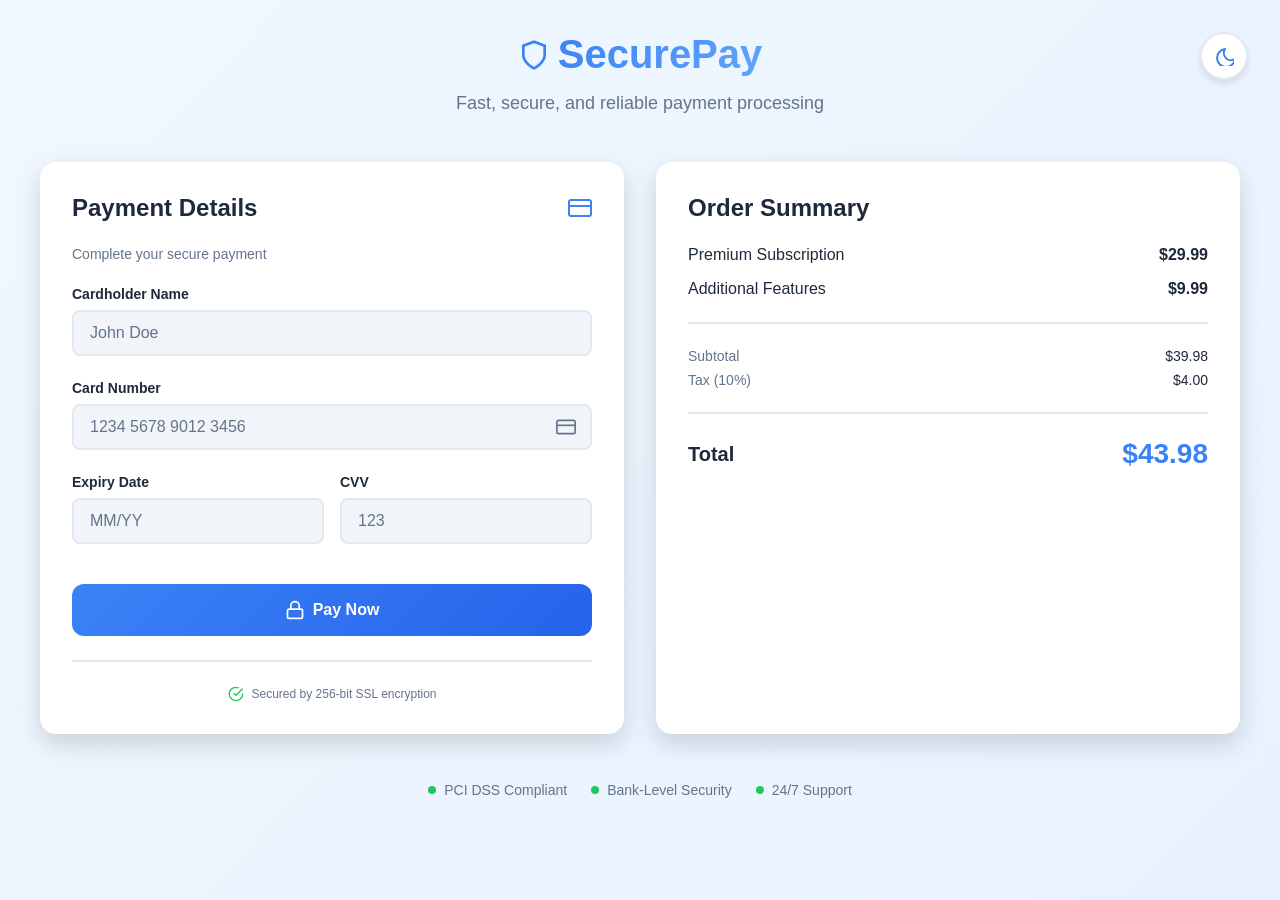
<file: public/payment.html>
<!DOCTYPE html>
<html lang="en">
<head>
    <meta charset="UTF-8">
    <meta name="viewport" content="width=device-width, initial-scale=1.0">
    <title>SecurePay - Fast & Secure Payment Processing</title>
    <meta name="description" content="Process payments securely with SecurePay. Bank-level security, PCI DSS compliant, and 24/7 support.">
    <style>
        * {
            margin: 0;
            padding: 0;
            box-sizing: border-box;
        }

        :root {
            --bg-primary: #f0f7ff;
            --bg-gradient-start: #f0f7ff;
            --bg-gradient-end: #e8f2fe;
            --text-primary: #1e293b;
            --text-secondary: #64748b;
            --primary: #3b82f6;
            --primary-hover: #2563eb;
            --accent: #22c55e;
            --card-bg: #ffffff;
            --border: #e2e8f0;
            --input-bg: #f1f5f9;
            --shadow: rgba(0, 0, 0, 0.1);
            --shadow-lg: rgba(0, 0, 0, 0.15);
        }

        body.dark-mode {
            --bg-primary: #1e293b;
            --bg-gradient-start: #1e293b;
            --bg-gradient-end: #334155;
            --text-primary: #f1f5f9;
            --text-secondary: #94a3b8;
            --primary: #3b82f6;
            --primary-hover: #60a5fa;
            --accent: #22c55e;
            --card-bg: #334155;
            --border: #475569;
            --input-bg: #475569;
            --shadow: rgba(0, 0, 0, 0.3);
            --shadow-lg: rgba(0, 0, 0, 0.4);
        }

        body {
            font-family: -apple-system, BlinkMacSystemFont, 'Segoe UI', Roboto, 'Helvetica Neue', Arial, sans-serif;
            background: linear-gradient(135deg, var(--bg-gradient-start) 0%, var(--bg-gradient-end) 100%);
            min-height: 100vh;
            color: var(--text-primary);
            padding: 2rem 1rem;
            transition: all 0.3s ease;
        }

        .container {
            max-width: 1200px;
            margin: 0 auto;
        }

        .theme-toggle {
            position: fixed;
            top: 2rem;
            right: 2rem;
            background: var(--card-bg);
            border: 2px solid var(--border);
            border-radius: 50%;
            width: 48px;
            height: 48px;
            display: flex;
            align-items: center;
            justify-content: center;
            cursor: pointer;
            transition: all 0.3s ease;
            box-shadow: 0 4px 6px var(--shadow);
            z-index: 100;
        }

        .theme-toggle:hover {
            transform: scale(1.1);
            box-shadow: 0 6px 12px var(--shadow-lg);
        }

        .theme-toggle svg {
            width: 20px;
            height: 20px;
            stroke: var(--primary);
            fill: none;
            stroke-width: 2;
            stroke-linecap: round;
            stroke-linejoin: round;
        }

        .header {
            text-align: center;
            margin-bottom: 3rem;
        }

        .header-title {
            display: flex;
            align-items: center;
            justify-content: center;
            gap: 0.5rem;
            margin-bottom: 1rem;
        }

        .header-title svg {
            width: 32px;
            height: 32px;
            stroke: var(--primary);
            fill: none;
            stroke-width: 2;
        }

        .header-title h1 {
            font-size: 2.5rem;
            font-weight: bold;
            background: linear-gradient(135deg, var(--primary) 0%, #60a5fa 100%);
            -webkit-background-clip: text;
            -webkit-text-fill-color: transparent;
            background-clip: text;
        }

        .header p {
            font-size: 1.125rem;
            color: var(--text-secondary);
        }

        .payment-section {
            display: grid;
            grid-template-columns: 1fr;
            gap: 2rem;
            max-width: 1200px;
            margin: 0 auto;
        }

        @media (min-width: 1024px) {
            .payment-section {
                grid-template-columns: 1fr 1fr;
            }
        }

        .card {
            background: var(--card-bg);
            border-radius: 1rem;
            padding: 2rem;
            box-shadow: 0 10px 25px var(--shadow-lg);
            transition: all 0.3s ease;
        }

        .card-header {
            display: flex;
            justify-content: space-between;
            align-items: center;
            margin-bottom: 1.5rem;
        }

        .card-header h2 {
            font-size: 1.5rem;
            font-weight: bold;
            color: var(--text-primary);
        }

        .card-header svg {
            width: 24px;
            height: 24px;
            stroke: var(--primary);
            fill: none;
            stroke-width: 2;
        }

        .card-description {
            font-size: 0.875rem;
            color: var(--text-secondary);
            margin-bottom: 1.5rem;
        }

        .form-group {
            margin-bottom: 1.5rem;
        }

        .form-label {
            display: block;
            font-size: 0.875rem;
            font-weight: 600;
            margin-bottom: 0.5rem;
            color: var(--text-primary);
        }

        .form-input {
            width: 100%;
            padding: 0.75rem 1rem;
            font-size: 1rem;
            border: 2px solid var(--border);
            border-radius: 0.5rem;
            background: var(--input-bg);
            color: var(--text-primary);
            transition: all 0.3s ease;
        }

        .form-input:focus {
            outline: none;
            border-color: var(--primary);
            box-shadow: 0 4px 12px var(--shadow);
        }

        .form-input::placeholder {
            color: var(--text-secondary);
        }

        .input-with-icon {
            position: relative;
        }

        .input-icon {
            position: absolute;
            right: 1rem;
            top: 50%;
            transform: translateY(-50%);
            width: 20px;
            height: 20px;
            stroke: var(--text-secondary);
            fill: none;
            stroke-width: 2;
        }

        .form-row {
            display: grid;
            grid-template-columns: 1fr 1fr;
            gap: 1rem;
        }

        .submit-btn {
            width: 100%;
            padding: 1rem;
            font-size: 1rem;
            font-weight: 600;
            color: white;
            background: linear-gradient(135deg, var(--primary) 0%, var(--primary-hover) 100%);
            border: none;
            border-radius: 0.75rem;
            cursor: pointer;
            transition: all 0.3s ease;
            display: flex;
            align-items: center;
            justify-content: center;
            gap: 0.5rem;
            margin-top: 1rem;
        }

        .submit-btn:hover {
            transform: translateY(-2px);
            box-shadow: 0 8px 20px var(--shadow-lg);
        }

        .submit-btn:active {
            transform: translateY(0);
        }

        .submit-btn svg {
            width: 20px;
            height: 20px;
            stroke: white;
            fill: none;
            stroke-width: 2;
        }

        .security-badge {
            display: flex;
            align-items: center;
            justify-content: center;
            gap: 0.5rem;
            padding-top: 1.5rem;
            margin-top: 1.5rem;
            border-top: 2px solid var(--border);
        }

        .security-badge svg {
            width: 16px;
            height: 16px;
            stroke: var(--accent);
            fill: none;
            stroke-width: 2;
        }

        .security-badge p {
            font-size: 0.75rem;
            color: var(--text-secondary);
        }

        .order-item {
            display: flex;
            justify-content: space-between;
            margin-bottom: 1rem;
        }

        .order-item span:first-child {
            color: var(--text-primary);
        }

        .order-item span:last-child {
            font-weight: 600;
            color: var(--text-primary);
        }

        .separator {
            height: 2px;
            background: var(--border);
            margin: 1.5rem 0;
        }

        .subtotal-row {
            display: flex;
            justify-content: space-between;
            margin-bottom: 0.5rem;
            font-size: 0.875rem;
        }

        .subtotal-row span:first-child {
            color: var(--text-secondary);
        }

        .total-row {
            display: flex;
            justify-content: space-between;
            align-items: center;
            font-size: 1.25rem;
            font-weight: bold;
        }

        .total-row span:last-child {
            font-size: 1.75rem;
            color: var(--primary);
        }

        .trust-badges {
            margin-top: 3rem;
            text-align: center;
        }

        .badges-container {
            display: flex;
            flex-wrap: wrap;
            align-items: center;
            justify-content: center;
            gap: 1.5rem;
            font-size: 0.875rem;
            color: var(--text-secondary);
        }

        .badge-item {
            display: flex;
            align-items: center;
            gap: 0.5rem;
        }

        .badge-dot {
            width: 8px;
            height: 8px;
            background: var(--accent);
            border-radius: 50%;
        }

        .spinner {
            width: 20px;
            height: 20px;
            border: 2px solid white;
            border-top-color: transparent;
            border-radius: 50%;
            animation: spin 0.8s linear infinite;
        }

        @keyframes spin {
            to { transform: rotate(360deg); }
        }

        @media (max-width: 768px) {
            .header-title h1 {
                font-size: 2rem;
            }
            
            .theme-toggle {
                top: 1rem;
                right: 1rem;
            }
        }
    </style>
</head>
<body>
    <!-- Theme Toggle -->
    <button class="theme-toggle" id="themeToggle" aria-label="Toggle theme">
        <svg id="sunIcon" style="display: none;">
            <circle cx="12" cy="12" r="5"></circle>
            <line x1="12" y1="1" x2="12" y2="3"></line>
            <line x1="12" y1="21" x2="12" y2="23"></line>
            <line x1="4.22" y1="4.22" x2="5.64" y2="5.64"></line>
            <line x1="18.36" y1="18.36" x2="19.78" y2="19.78"></line>
            <line x1="1" y1="12" x2="3" y2="12"></line>
            <line x1="21" y1="12" x2="23" y2="12"></line>
            <line x1="4.22" y1="19.78" x2="5.64" y2="18.36"></line>
            <line x1="18.36" y1="5.64" x2="19.78" y2="4.22"></line>
        </svg>
        <svg id="moonIcon">
            <path d="M21 12.79A9 9 0 1 1 11.21 3 7 7 0 0 0 21 12.79z"></path>
        </svg>
    </button>

    <div class="container">
        <!-- Header -->
        <header class="header">
            <div class="header-title">
                <svg viewBox="0 0 24 24">
                    <path d="M12 22s8-4 8-10V5l-8-3-8 3v7c0 6 8 10 8 10z"></path>
                </svg>
                <h1>SecurePay</h1>
            </div>
            <p>Fast, secure, and reliable payment processing</p>
        </header>

        <!-- Payment Section -->
        <div class="payment-section">
            <!-- Payment Form -->
            <div class="card">
                <div class="card-header">
                    <h2>Payment Details</h2>
                    <svg viewBox="0 0 24 24">
                        <rect x="1" y="4" width="22" height="16" rx="2" ry="2"></rect>
                        <line x1="1" y1="10" x2="23" y2="10"></line>
                    </svg>
                </div>
                <p class="card-description">Complete your secure payment</p>

                <form id="paymentForm">
                    <div class="form-group">
                        <label for="cardholderName" class="form-label">Cardholder Name</label>
                        <input 
                            type="text" 
                            id="cardholderName" 
                            class="form-input" 
                            placeholder="John Doe"
                            required
                        >
                    </div>

                    <div class="form-group">
                        <label for="cardNumber" class="form-label">Card Number</label>
                        <div class="input-with-icon">
                            <input 
                                type="text" 
                                id="cardNumber" 
                                class="form-input" 
                                placeholder="1234 5678 9012 3456"
                                maxlength="19"
                                required
                            >
                            <svg class="input-icon" viewBox="0 0 24 24">
                                <rect x="1" y="4" width="22" height="16" rx="2" ry="2"></rect>
                                <line x1="1" y1="10" x2="23" y2="10"></line>
                            </svg>
                        </div>
                    </div>

                    <div class="form-row">
                        <div class="form-group">
                            <label for="expiryDate" class="form-label">Expiry Date</label>
                            <input 
                                type="text" 
                                id="expiryDate" 
                                class="form-input" 
                                placeholder="MM/YY"
                                maxlength="5"
                                required
                            >
                        </div>

                        <div class="form-group">
                            <label for="cvv" class="form-label">CVV</label>
                            <input 
                                type="password" 
                                id="cvv" 
                                class="form-input" 
                                placeholder="123"
                                maxlength="4"
                                required
                            >
                        </div>
                    </div>

                    <button type="submit" class="submit-btn" id="submitBtn">
                        <svg viewBox="0 0 24 24">
                            <rect x="3" y="11" width="18" height="11" rx="2" ry="2"></rect>
                            <path d="M7 11V7a5 5 0 0 1 10 0v4"></path>
                        </svg>
                        <span id="btnText">Pay Now</span>
                    </button>

                    <div class="security-badge">
                        <svg viewBox="0 0 24 24">
                            <path d="M22 11.08V12a10 10 0 1 1-5.93-9.14"></path>
                            <polyline points="22 4 12 14.01 9 11.01"></polyline>
                        </svg>
                        <p>Secured by 256-bit SSL encryption</p>
                    </div>
                </form>
            </div>

            <!-- Order Summary -->
            <div class="card">
                <div class="card-header">
                    <h2>Order Summary</h2>
                </div>

                <div>
                    <div class="order-item">
                        <span>Premium Subscription</span>
                        <span>$29.99</span>
                    </div>
                    <div class="order-item">
                        <span>Additional Features</span>
                        <span>$9.99</span>
                    </div>
                </div>

                <div class="separator"></div>

                <div>
                    <div class="subtotal-row">
                        <span>Subtotal</span>
                        <span>$39.98</span>
                    </div>
                    <div class="subtotal-row">
                        <span>Tax (10%)</span>
                        <span>$4.00</span>
                    </div>
                </div>

                <div class="separator"></div>

                <div class="total-row">
                    <span>Total</span>
                    <span>$43.98</span>
                </div>
            </div>
        </div>

        <!-- Trust Badges -->
        <div class="trust-badges">
            <div class="badges-container">
                <div class="badge-item">
                    <div class="badge-dot"></div>
                    <span>PCI DSS Compliant</span>
                </div>
                <div class="badge-item">
                    <div class="badge-dot"></div>
                    <span>Bank-Level Security</span>
                </div>
                <div class="badge-item">
                    <div class="badge-dot"></div>
                    <span>24/7 Support</span>
                </div>
            </div>
        </div>
    </div>

    <script>
        // Theme Toggle
        const themeToggle = document.getElementById('themeToggle');
        const sunIcon = document.getElementById('sunIcon');
        const moonIcon = document.getElementById('moonIcon');
        const body = document.body;

        // Check for saved theme preference or default to 'light'
        const currentTheme = localStorage.getItem('theme') || 'light';
        if (currentTheme === 'dark') {
            body.classList.add('dark-mode');
            sunIcon.style.display = 'block';
            moonIcon.style.display = 'none';
        }

        themeToggle.addEventListener('click', function() {
            body.classList.toggle('dark-mode');
            
            if (body.classList.contains('dark-mode')) {
                sunIcon.style.display = 'block';
                moonIcon.style.display = 'none';
                localStorage.setItem('theme', 'dark');
            } else {
                sunIcon.style.display = 'none';
                moonIcon.style.display = 'block';
                localStorage.setItem('theme', 'light');
            }
        });

        // Card Number Formatting
        const cardNumberInput = document.getElementById('cardNumber');
        cardNumberInput.addEventListener('input', function(e) {
            let value = e.target.value.replace(/\s+/g, '').replace(/[^0-9]/gi, '');
            let formattedValue = value.match(/.{1,4}/g)?.join(' ') || value;
            e.target.value = formattedValue;
        });

        // Expiry Date Formatting
        const expiryDateInput = document.getElementById('expiryDate');
        expiryDateInput.addEventListener('input', function(e) {
            let value = e.target.value.replace(/\s+/g, '').replace(/[^0-9]/gi, '');
            if (value.length >= 2) {
                e.target.value = value.slice(0, 2) + '/' + value.slice(2, 4);
            } else {
                e.target.value = value;
            }
        });

        // CVV Input - Numbers Only
        const cvvInput = document.getElementById('cvv');
        cvvInput.addEventListener('input', function(e) {
            e.target.value = e.target.value.replace(/[^0-9]/gi, '');
        });

        // Form Submission
        const paymentForm = document.getElementById('paymentForm');
        const submitBtn = document.getElementById('submitBtn');
        const btnText = document.getElementById('btnText');

        paymentForm.addEventListener('submit', function(e) {
            e.preventDefault();
            
            // Disable button and show loading state
            submitBtn.disabled = true;
            btnText.innerHTML = '<div class="spinner"></div><span>Processing...</span>';
            
            // Simulate payment processing
            setTimeout(function() {
                alert('Payment processed successfully!');
                
                // Reset form
                paymentForm.reset();
                submitBtn.disabled = false;
                btnText.innerHTML = 'Pay Now';
            }, 2000);
        });
    </script>
</body>
</html>
</file>
